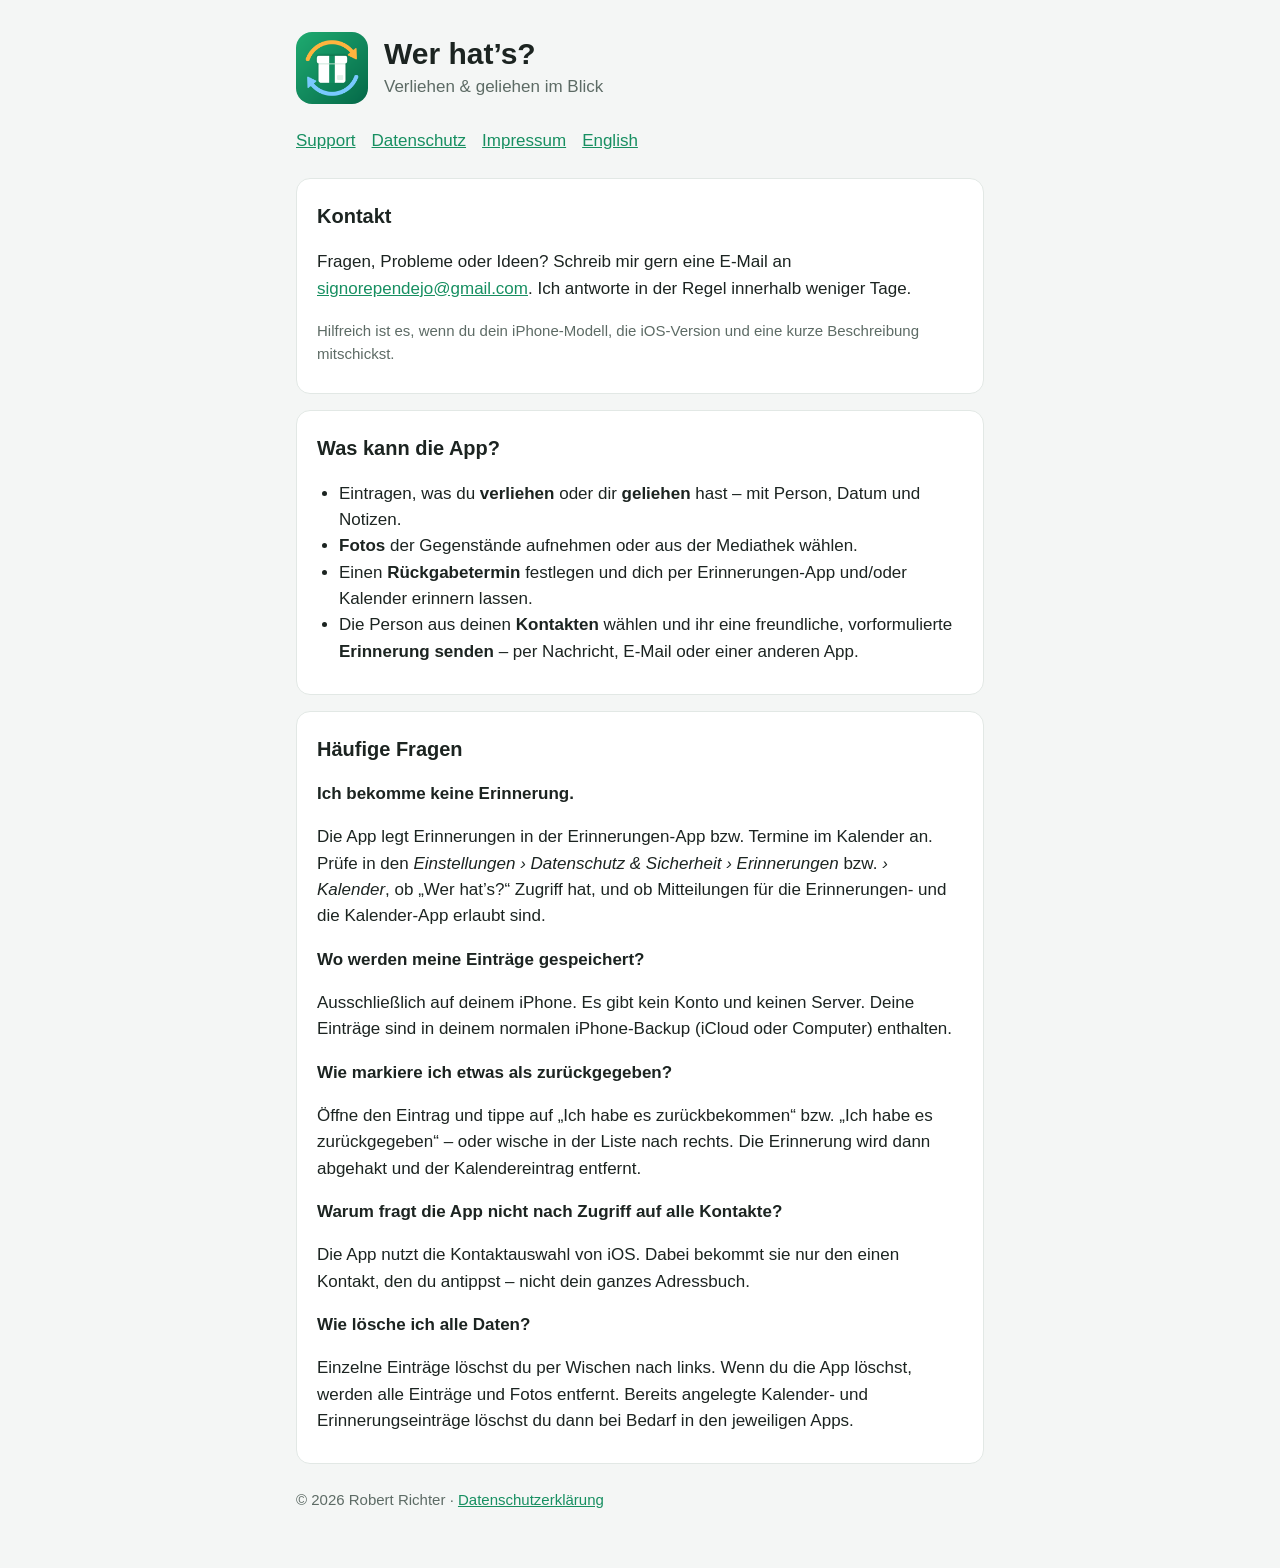
<file: index.html>
<!doctype html>
<html lang="de">
<head>
  <meta charset="utf-8">
  <meta name="viewport" content="width=device-width, initial-scale=1">
  <title>Wer hat’s? – Support</title>
  <meta name="description" content="Hilfe und Kontakt zur iPhone-App „Wer hat’s?“ – verliehen &amp; geliehen im Blick.">
  <link rel="icon" href="icon.png">
  <link rel="stylesheet" href="style.css">
</head>
<body>
<main>
  <header>
    <img src="icon.png" alt="">
    <div>
      <h1>Wer hat’s?</h1>
      <p>Verliehen &amp; geliehen im Blick</p>
    </div>
  </header>
  <nav>
    <a href="./">Support</a>
    <a href="datenschutz.html">Datenschutz</a>
    <a href="impressum.html">Impressum</a>
    <a href="en/">English</a>
  </nav>

  <section>
    <h2>Kontakt</h2>
    <p>Fragen, Probleme oder Ideen? Schreib mir gern eine E-Mail an
      <a href="mailto:signorependejo@gmail.com?subject=Wer%20hat%E2%80%99s%3F">signorependejo@gmail.com</a>.
      Ich antworte in der Regel innerhalb weniger Tage.</p>
    <p class="muted">Hilfreich ist es, wenn du dein iPhone-Modell, die iOS-Version und eine kurze Beschreibung mitschickst.</p>
  </section>

  <section>
    <h2>Was kann die App?</h2>
    <ul>
      <li>Eintragen, was du <strong>verliehen</strong> oder dir <strong>geliehen</strong> hast – mit Person, Datum und Notizen.</li>
      <li><strong>Fotos</strong> der Gegenstände aufnehmen oder aus der Mediathek wählen.</li>
      <li>Einen <strong>Rückgabetermin</strong> festlegen und dich per Erinnerungen-App und/oder Kalender erinnern lassen.</li>
      <li>Die Person aus deinen <strong>Kontakten</strong> wählen und ihr eine freundliche, vorformulierte <strong>Erinnerung senden</strong> – per Nachricht, E-Mail oder einer anderen App.</li>
    </ul>
  </section>

  <section>
    <h2>Häufige Fragen</h2>

    <h3>Ich bekomme keine Erinnerung.</h3>
    <p>Die App legt Erinnerungen in der Erinnerungen-App bzw. Termine im Kalender an. Prüfe in den
      <em>Einstellungen › Datenschutz &amp; Sicherheit › Erinnerungen</em> bzw. <em>› Kalender</em>, ob „Wer hat’s?“ Zugriff hat,
      und ob Mitteilungen für die Erinnerungen- und die Kalender-App erlaubt sind.</p>

    <h3>Wo werden meine Einträge gespeichert?</h3>
    <p>Ausschließlich auf deinem iPhone. Es gibt kein Konto und keinen Server. Deine Einträge sind in deinem normalen
      iPhone-Backup (iCloud oder Computer) enthalten.</p>

    <h3>Wie markiere ich etwas als zurückgegeben?</h3>
    <p>Öffne den Eintrag und tippe auf „Ich habe es zurückbekommen“ bzw. „Ich habe es zurückgegeben“ – oder wische in der Liste
      nach rechts. Die Erinnerung wird dann abgehakt und der Kalendereintrag entfernt.</p>

    <h3>Warum fragt die App nicht nach Zugriff auf alle Kontakte?</h3>
    <p>Die App nutzt die Kontaktauswahl von iOS. Dabei bekommt sie nur den einen Kontakt, den du antippst – nicht dein ganzes Adressbuch.</p>

    <h3>Wie lösche ich alle Daten?</h3>
    <p>Einzelne Einträge löschst du per Wischen nach links. Wenn du die App löschst, werden alle Einträge und Fotos entfernt.
      Bereits angelegte Kalender- und Erinnerungseinträge löschst du dann bei Bedarf in den jeweiligen Apps.</p>
  </section>

  <footer>
    © 2026 Robert Richter · <a href="datenschutz.html">Datenschutzerklärung</a>
  </footer>
</main>
</body>
</html>
</file>
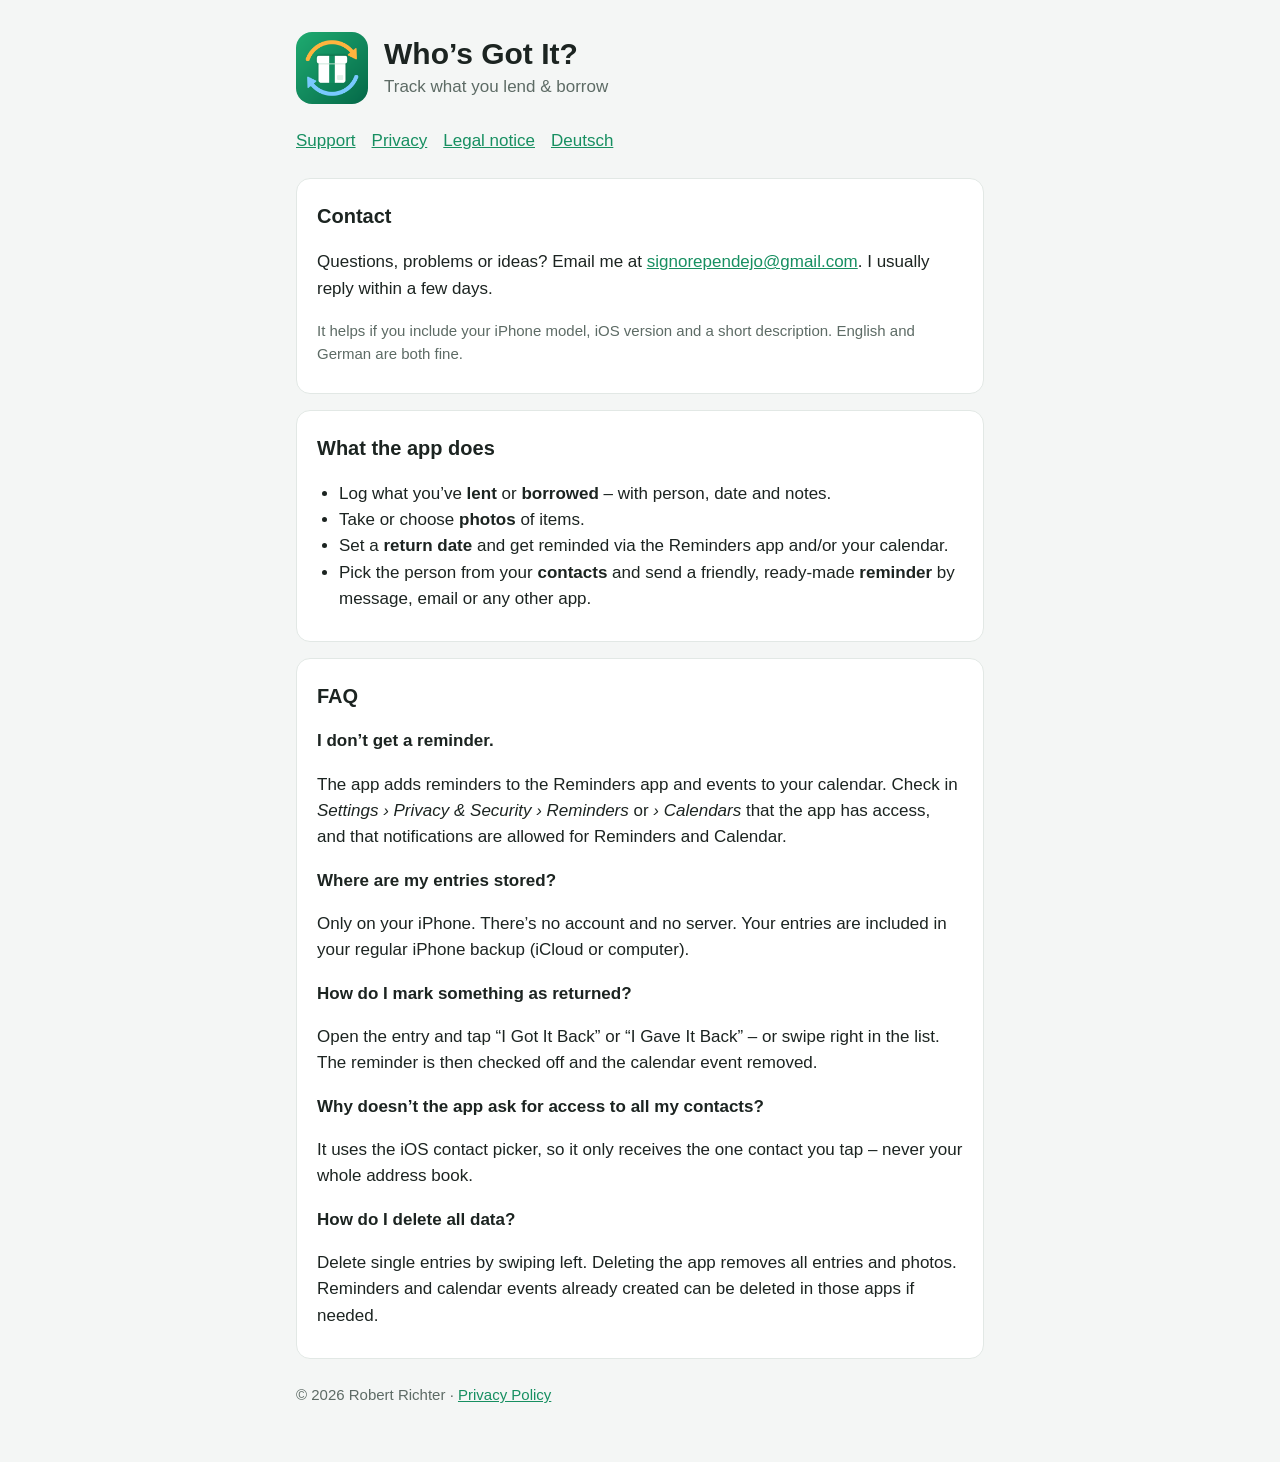
<file: en/index.html>
<!doctype html>
<html lang="en">
<head>
  <meta charset="utf-8">
  <meta name="viewport" content="width=device-width, initial-scale=1">
  <title>Who’s Got It? – Support</title>
  <meta name="description" content="Help and contact for the iPhone app “Who’s Got It?” – keep track of what you lend and borrow.">
  <link rel="icon" href="../icon.png">
  <link rel="stylesheet" href="../style.css">
</head>
<body>
<main>
  <header>
    <img src="../icon.png" alt="">
    <div>
      <h1>Who’s Got It?</h1>
      <p>Track what you lend &amp; borrow</p>
    </div>
  </header>
  <nav>
    <a href="./">Support</a>
    <a href="privacy.html">Privacy</a>
    <a href="legal.html">Legal notice</a>
    <a href="../">Deutsch</a>
  </nav>

  <section>
    <h2>Contact</h2>
    <p>Questions, problems or ideas? Email me at
      <a href="mailto:signorependejo@gmail.com?subject=Who%E2%80%99s%20Got%20It%3F">signorependejo@gmail.com</a>.
      I usually reply within a few days.</p>
    <p class="muted">It helps if you include your iPhone model, iOS version and a short description. English and German are both fine.</p>
  </section>

  <section>
    <h2>What the app does</h2>
    <ul>
      <li>Log what you’ve <strong>lent</strong> or <strong>borrowed</strong> – with person, date and notes.</li>
      <li>Take or choose <strong>photos</strong> of items.</li>
      <li>Set a <strong>return date</strong> and get reminded via the Reminders app and/or your calendar.</li>
      <li>Pick the person from your <strong>contacts</strong> and send a friendly, ready-made <strong>reminder</strong> by message, email or any other app.</li>
    </ul>
  </section>

  <section>
    <h2>FAQ</h2>
    <h3>I don’t get a reminder.</h3>
    <p>The app adds reminders to the Reminders app and events to your calendar. Check in <em>Settings › Privacy &amp; Security › Reminders</em> or <em>› Calendars</em> that the app has access, and that notifications are allowed for Reminders and Calendar.</p>
    <h3>Where are my entries stored?</h3>
    <p>Only on your iPhone. There’s no account and no server. Your entries are included in your regular iPhone backup (iCloud or computer).</p>
    <h3>How do I mark something as returned?</h3>
    <p>Open the entry and tap “I Got It Back” or “I Gave It Back” – or swipe right in the list. The reminder is then checked off and the calendar event removed.</p>
    <h3>Why doesn’t the app ask for access to all my contacts?</h3>
    <p>It uses the iOS contact picker, so it only receives the one contact you tap – never your whole address book.</p>
    <h3>How do I delete all data?</h3>
    <p>Delete single entries by swiping left. Deleting the app removes all entries and photos. Reminders and calendar events already created can be deleted in those apps if needed.</p>
  </section>

  <footer>© 2026 Robert Richter · <a href="privacy.html">Privacy Policy</a></footer>
</main>
</body>
</html>
</file>
<file: style.css>
:root {
  --bg: #f4f6f5;
  --card: #ffffff;
  --text: #1c2421;
  --muted: #5d6b65;
  --accent: #178f61;
  --line: #e2e8e5;
}
@media (prefers-color-scheme: dark) {
  :root {
    --bg: #101513;
    --card: #19201d;
    --text: #e8eeeb;
    --muted: #9aaaa3;
    --accent: #40bd85;
    --line: #2a3430;
  }
}
* { box-sizing: border-box; }
body {
  margin: 0;
  background: var(--bg);
  color: var(--text);
  font: 17px/1.55 -apple-system, BlinkMacSystemFont, "Segoe UI", Roboto, sans-serif;
}
main { max-width: 720px; margin: 0 auto; padding: 32px 16px 56px; }
header { display: flex; align-items: center; gap: 16px; margin-bottom: 24px; }
header img { width: 72px; height: 72px; border-radius: 16px; }
header h1 { margin: 0; font-size: 30px; line-height: 1.2; }
header p { margin: 2px 0 0; color: var(--muted); }
nav { display: flex; gap: 16px; margin-bottom: 24px; flex-wrap: wrap; }
a { color: var(--accent); }
section {
  background: var(--card);
  border: 1px solid var(--line);
  border-radius: 14px;
  padding: 4px 20px 12px;
  margin-bottom: 16px;
}
h2 { font-size: 20px; margin: 18px 0 6px; }
h3 { font-size: 17px; margin: 16px 0 4px; }
ul { padding-left: 22px; }
.muted, footer { color: var(--muted); font-size: 15px; }
footer { margin-top: 24px; }
.appstore { display: inline-block; margin-top: 10px; line-height: 0; }
.appstore img { width: 150px; height: 50px; }
</file>
